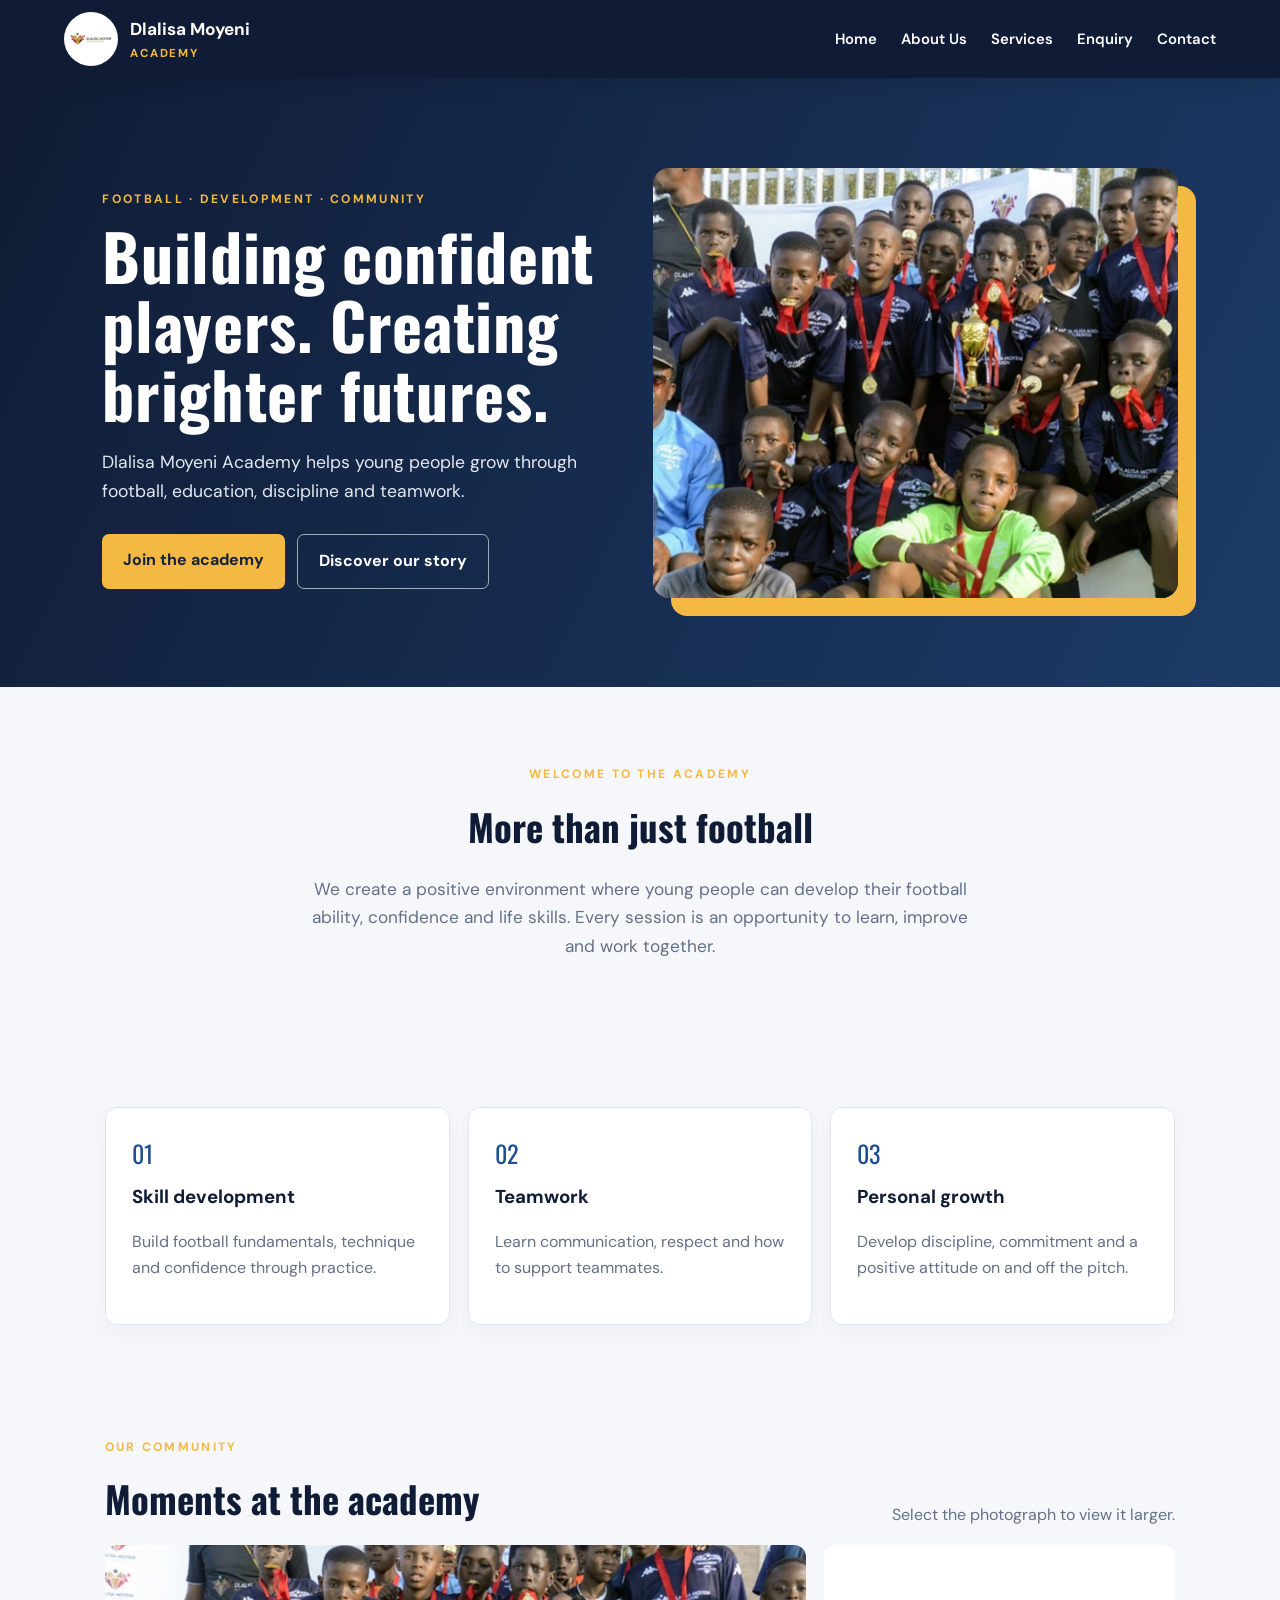
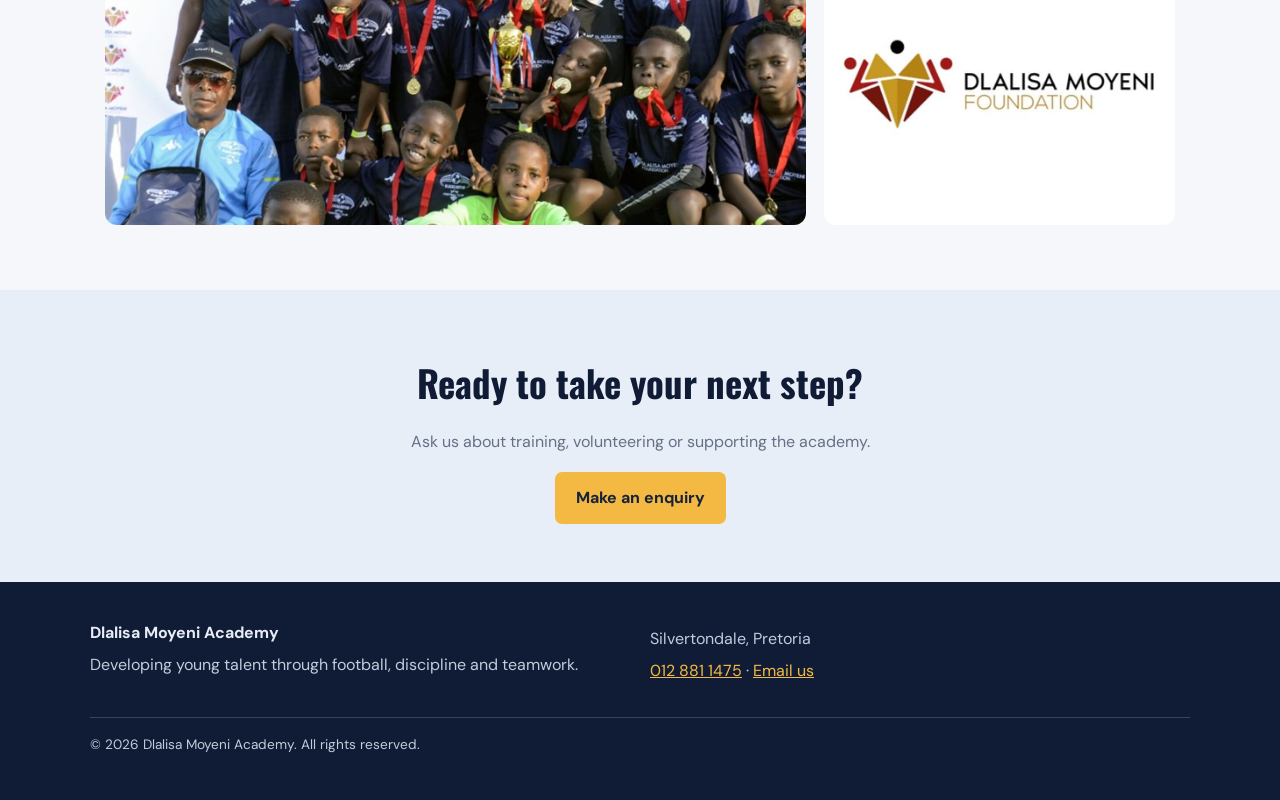
<file: index.html>
<!DOCTYPE html>
<html lang="en"><head><meta charset="UTF-8"><meta name="viewport" content="width=device-width, initial-scale=1.0"><meta name="description" content="Dlalisa Moyeni Academy in Pretoria supports young people through football training, teamwork, discipline and personal development."><meta name="keywords" content="Dlalisa Moyeni Academy, football academy, youth soccer training, Pretoria football, player development"><meta name="author" content="Dlalisa Moyeni Academy"><meta name="robots" content="index, follow"><title>Dlalisa Moyeni Academy - Home</title><link rel="canonical" href="https://samukelo-ace.github.io/ST10539603-Samukelo-Mahlangu-WEDE5020-POE/"><link rel="stylesheet" href="style.css"><link rel="icon" href="Images/Dlalisa Moyeni Academy.jpg" type="image/jpeg"></head><body><header class="site-header">
  <a class="brand" href="index.html" aria-label="Dlalisa Moyeni Academy home"><img src="Images/Dlalisa Moyeni Academy.jpg" alt="Dlalisa Moyeni Academy logo"><span>Dlalisa Moyeni <small>Academy</small></span></a>
  <button class="menu-toggle" aria-label="Open navigation" aria-expanded="false">☰</button>
  <nav class="main-nav" aria-label="Main navigation">
    <a href="index.html">Home</a><a href="about.html">About Us</a><a href="services.html">Services</a><a href="enquiry.html">Enquiry</a><a href="contact.html">Contact</a>
  </nav>
</header><main>
<section class="hero"><div class="hero-copy"><p class="eyebrow">FOOTBALL · DEVELOPMENT · COMMUNITY</p><h1>Building confident players. Creating brighter futures.</h1><p>Dlalisa Moyeni Academy helps young people grow through football, education, discipline and teamwork.</p><div class="hero-actions"><a class="btn" href="enquiry.html">Join the academy</a><a class="btn btn-outline" href="about.html">Discover our story</a></div></div><img class="hero-image lightbox-image" src="Images/7QJYAM4MINLEBC2LFGZOO3SW4E.jpg" alt="Dlalisa Moyeni Academy young football players celebrating with medals"></section>
<section class="section intro"><p class="eyebrow">WELCOME TO THE ACADEMY</p><h2>More than just football</h2><p>We create a positive environment where young people can develop their football ability, confidence and life skills. Every session is an opportunity to learn, improve and work together.</p></section>
<section class="section feature-grid"><article class="feature"><span>01</span><h3>Skill development</h3><p>Build football fundamentals, technique and confidence through practice.</p></article><article class="feature"><span>02</span><h3>Teamwork</h3><p>Learn communication, respect and how to support teammates.</p></article><article class="feature"><span>03</span><h3>Personal growth</h3><p>Develop discipline, commitment and a positive attitude on and off the pitch.</p></article></section>
<section class="section gallery-section"><div class="section-heading"><div><p class="eyebrow">OUR COMMUNITY</p><h2>Moments at the academy</h2></div><p>Select the photograph to view it larger.</p></div><div class="gallery"><button class="gallery-item" data-lightbox="Images/7QJYAM4MINLEBC2LFGZOO3SW4E.jpg"><img src="Images/7QJYAM4MINLEBC2LFGZOO3SW4E.jpg" alt="Academy players proudly displaying their medals"></button><button class="gallery-item" data-lightbox="Images/Dlalisa Moyeni Academy.jpg"><img src="Images/Dlalisa Moyeni Academy.jpg" alt="Dlalisa Moyeni Academy identity"></button></div></section>
<section class="cta"><h2>Ready to take your next step?</h2><p>Ask us about training, volunteering or supporting the academy.</p><a class="btn" href="enquiry.html">Make an enquiry</a></section>
</main><footer class="site-footer"><div><strong>Dlalisa Moyeni Academy</strong><p>Developing young talent through football, discipline and teamwork.</p></div><div><p>Silvertondale, Pretoria</p><p><a href="tel:+27128811475">012 881 1475</a> · <a href="mailto:info@dlalisamoyenifoundation.org.za">Email us</a></p></div><p class="copyright">© 2026 Dlalisa Moyeni Academy. All rights reserved.</p></footer><script src="script.js" defer></script></body></html>
</file>
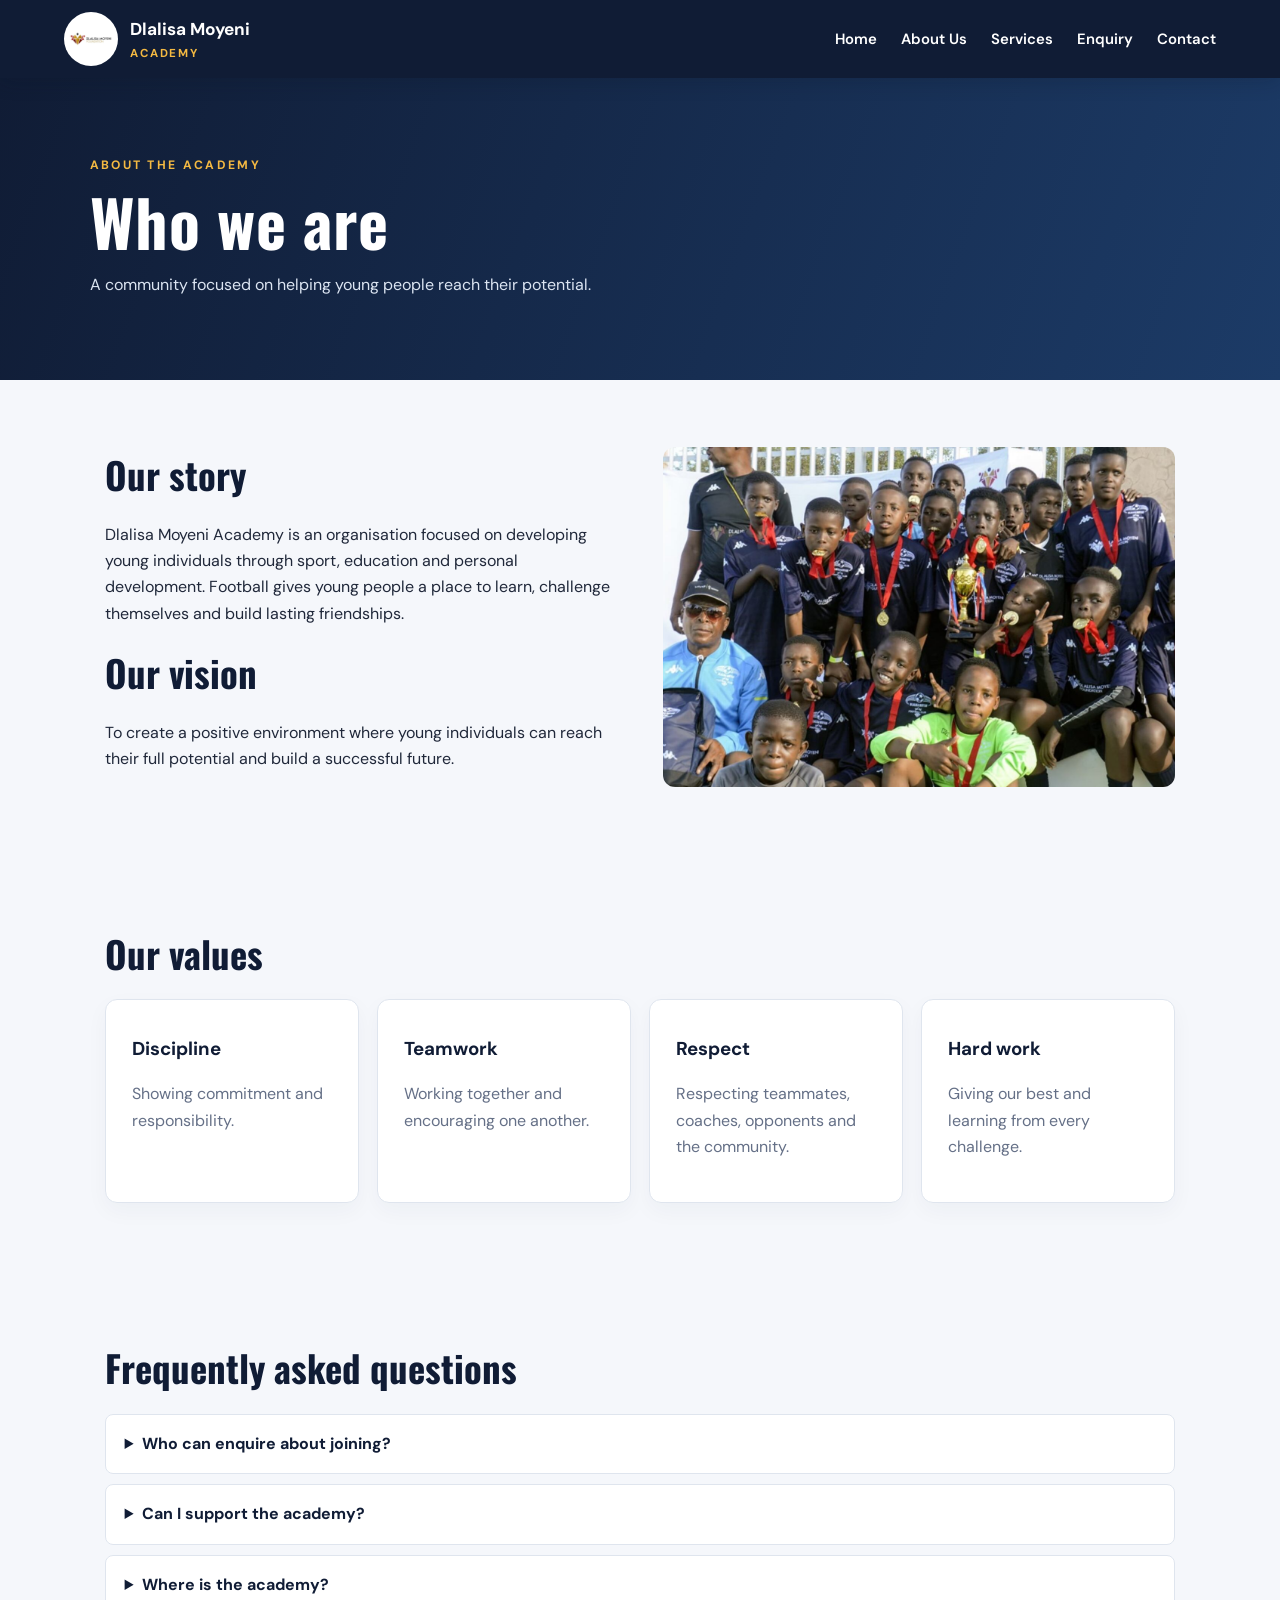
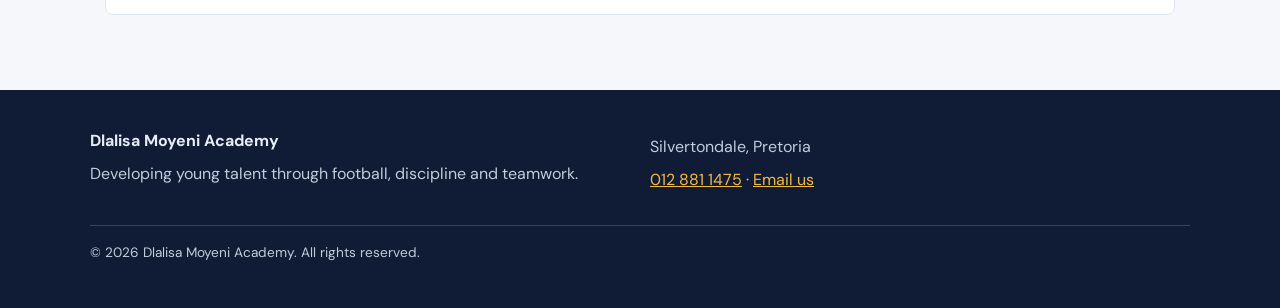
<file: about.html>
<!DOCTYPE html>
<html lang="en"><head><meta charset="UTF-8"><meta name="viewport" content="width=device-width, initial-scale=1.0"><meta name="description" content="Learn about Dlalisa Moyeni Academy, our vision, values and commitment to youth football development in Pretoria."><meta name="keywords" content="Dlalisa Moyeni Academy, football academy, youth soccer training, Pretoria football, player development"><meta name="author" content="Dlalisa Moyeni Academy"><meta name="robots" content="index, follow"><title>Dlalisa Moyeni Academy - About Us</title><link rel="canonical" href="https://samukelo-ace.github.io/ST10539603-Samukelo-Mahlangu-WEDE5020-POE/about.html"><link rel="stylesheet" href="style.css"><link rel="icon" href="Images/Dlalisa Moyeni Academy.jpg" type="image/jpeg"></head><body><header class="site-header">
  <a class="brand" href="index.html" aria-label="Dlalisa Moyeni Academy home"><img src="Images/Dlalisa Moyeni Academy.jpg" alt="Dlalisa Moyeni Academy logo"><span>Dlalisa Moyeni <small>Academy</small></span></a>
  <button class="menu-toggle" aria-label="Open navigation" aria-expanded="false">☰</button>
  <nav class="main-nav" aria-label="Main navigation">
    <a href="index.html">Home</a><a href="about.html">About Us</a><a href="services.html">Services</a><a href="enquiry.html">Enquiry</a><a href="contact.html">Contact</a>
  </nav>
</header><main><section class="page-banner"><p class="eyebrow">ABOUT THE ACADEMY</p><h1>Who we are</h1><p>A community focused on helping young people reach their potential.</p></section><section class="section split"><div><h2>Our story</h2><p>Dlalisa Moyeni Academy is an organisation focused on developing young individuals through sport, education and personal development. Football gives young people a place to learn, challenge themselves and build lasting friendships.</p><h2>Our vision</h2><p>To create a positive environment where young individuals can reach their full potential and build a successful future.</p></div><img class="about-photo lightbox-image" src="Images/7QJYAM4MINLEBC2LFGZOO3SW4E.jpg" alt="Dlalisa Moyeni Academy team members together after a football achievement"></section><section class="section"><h2>Our values</h2><div class="value-grid"><div><h3>Discipline</h3><p>Showing commitment and responsibility.</p></div><div><h3>Teamwork</h3><p>Working together and encouraging one another.</p></div><div><h3>Respect</h3><p>Respecting teammates, coaches, opponents and the community.</p></div><div><h3>Hard work</h3><p>Giving our best and learning from every challenge.</p></div></div></section><section class="section faq"><h2>Frequently asked questions</h2><details><summary>Who can enquire about joining?</summary><p>Parents, guardians and prospective players can contact the academy to ask about age groups, training arrangements and availability.</p></details><details><summary>Can I support the academy?</summary><p>Yes. You can use the enquiry form to ask about volunteering or sponsorship opportunities.</p></details><details><summary>Where is the academy?</summary><p>Our listed location is Cnr Mosaic Road and Dekgras Street, Silvertondale, Pretoria.</p></details></section></main><footer class="site-footer"><div><strong>Dlalisa Moyeni Academy</strong><p>Developing young talent through football, discipline and teamwork.</p></div><div><p>Silvertondale, Pretoria</p><p><a href="tel:+27128811475">012 881 1475</a> · <a href="mailto:info@dlalisamoyenifoundation.org.za">Email us</a></p></div><p class="copyright">© 2026 Dlalisa Moyeni Academy. All rights reserved.</p></footer><script src="script.js" defer></script></body></html>
</file>
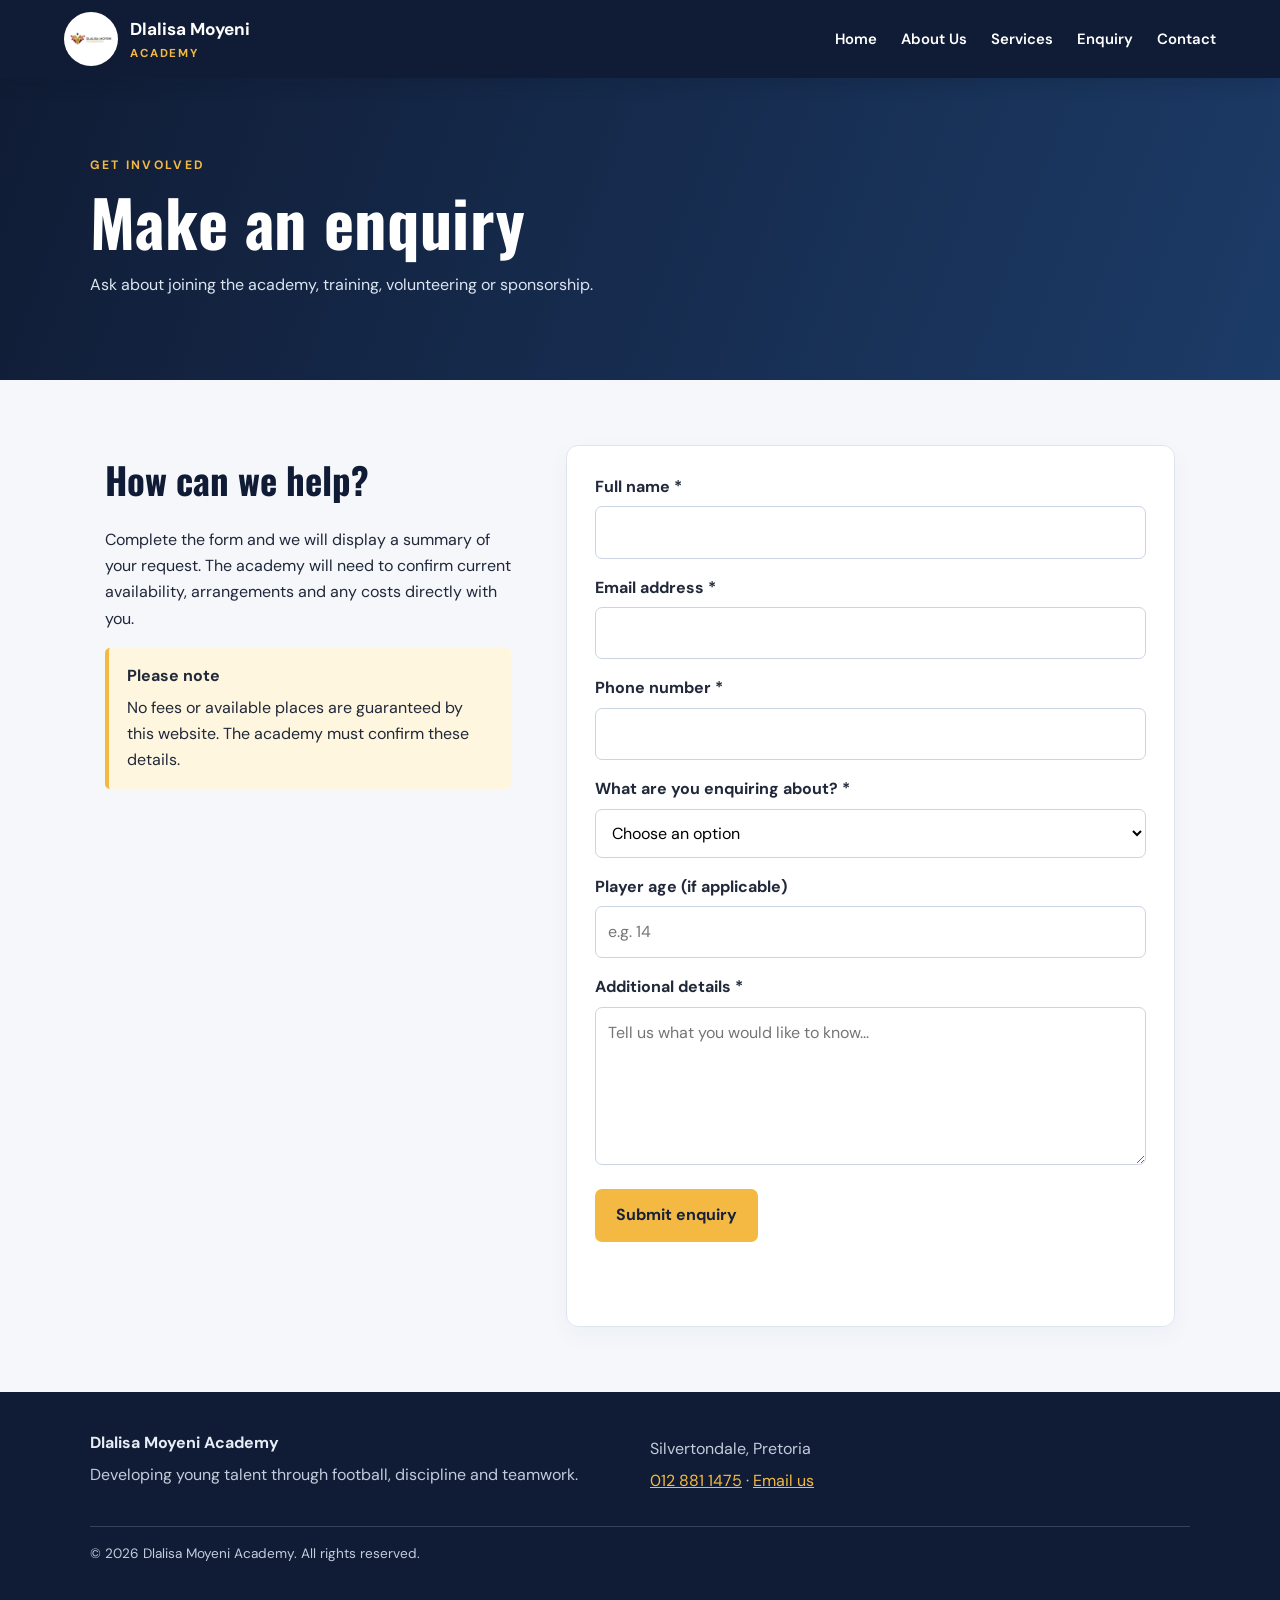
<file: enquiry.html>
<!DOCTYPE html>
<html lang="en"><head><meta charset="UTF-8"><meta name="viewport" content="width=device-width, initial-scale=1.0"><meta name="description" content="Enquire about joining Dlalisa Moyeni Academy, football training, player development, volunteering or sponsorship."><meta name="keywords" content="Dlalisa Moyeni Academy, football academy, youth soccer training, Pretoria football, player development"><meta name="author" content="Dlalisa Moyeni Academy"><meta name="robots" content="index, follow"><title>Dlalisa Moyeni Academy - Enquiry</title><link rel="canonical" href="https://samukelo-ace.github.io/ST10539603-Samukelo-Mahlangu-WEDE5020-POE/enquiry.html"><link rel="stylesheet" href="style.css"><link rel="icon" href="Images/Dlalisa Moyeni Academy.jpg" type="image/jpeg"></head><body><header class="site-header">
  <a class="brand" href="index.html" aria-label="Dlalisa Moyeni Academy home"><img src="Images/Dlalisa Moyeni Academy.jpg" alt="Dlalisa Moyeni Academy logo"><span>Dlalisa Moyeni <small>Academy</small></span></a>
  <button class="menu-toggle" aria-label="Open navigation" aria-expanded="false">☰</button>
  <nav class="main-nav" aria-label="Main navigation">
    <a href="index.html">Home</a><a href="about.html">About Us</a><a href="services.html">Services</a><a href="enquiry.html">Enquiry</a><a href="contact.html">Contact</a>
  </nav>
</header><main><section class="page-banner"><p class="eyebrow">GET INVOLVED</p><h1>Make an enquiry</h1><p>Ask about joining the academy, training, volunteering or sponsorship.</p></section><section class="section form-layout"><div><h2>How can we help?</h2><p>Complete the form and we will display a summary of your request. The academy will need to confirm current availability, arrangements and any costs directly with you.</p><div class="notice"><strong>Please note</strong><p>No fees or available places are guaranteed by this website. The academy must confirm these details.</p></div></div><form id="enquiry-form" class="site-form" action="https://formsubmit.co/ajax/info@dlalisamoyenifoundation.org.za" method="POST" novalidate><div class="field"><label for="enq-name">Full name *</label><input id="enq-name" name="name" required minlength="2" autocomplete="name"></div><div class="field"><label for="enq-email">Email address *</label><input id="enq-email" name="email" type="email" required autocomplete="email"></div><div class="field"><label for="enq-phone">Phone number *</label><input id="enq-phone" name="phone" type="tel" required pattern="[0-9 +()\-]{7,20}" title="Enter a valid phone number" autocomplete="tel"></div><div class="field"><label for="enq-type">What are you enquiring about? *</label><select id="enq-type" name="type" required><option value="">Choose an option</option><option value="Football training">Football training / joining</option><option value="Player development">Player development</option><option value="Volunteering">Volunteering</option><option value="Sponsorship">Sponsorship</option></select></div><div class="field"><label for="enq-age">Player age (if applicable)</label><input id="enq-age" name="age" type="number" min="4" max="40" placeholder="e.g. 14"></div><div class="field"><label for="enq-message">Additional details *</label><textarea id="enq-message" name="message" rows="5" required minlength="10" placeholder="Tell us what you would like to know..."></textarea></div><button class="btn" type="submit">Submit enquiry</button><p id="enquiry-feedback" class="feedback" role="status" aria-live="polite"></p></form></section></main><footer class="site-footer"><div><strong>Dlalisa Moyeni Academy</strong><p>Developing young talent through football, discipline and teamwork.</p></div><div><p>Silvertondale, Pretoria</p><p><a href="tel:+27128811475">012 881 1475</a> · <a href="mailto:info@dlalisamoyenifoundation.org.za">Email us</a></p></div><p class="copyright">© 2026 Dlalisa Moyeni Academy. All rights reserved.</p></footer><script src="script.js" defer></script></body></html>
</file>
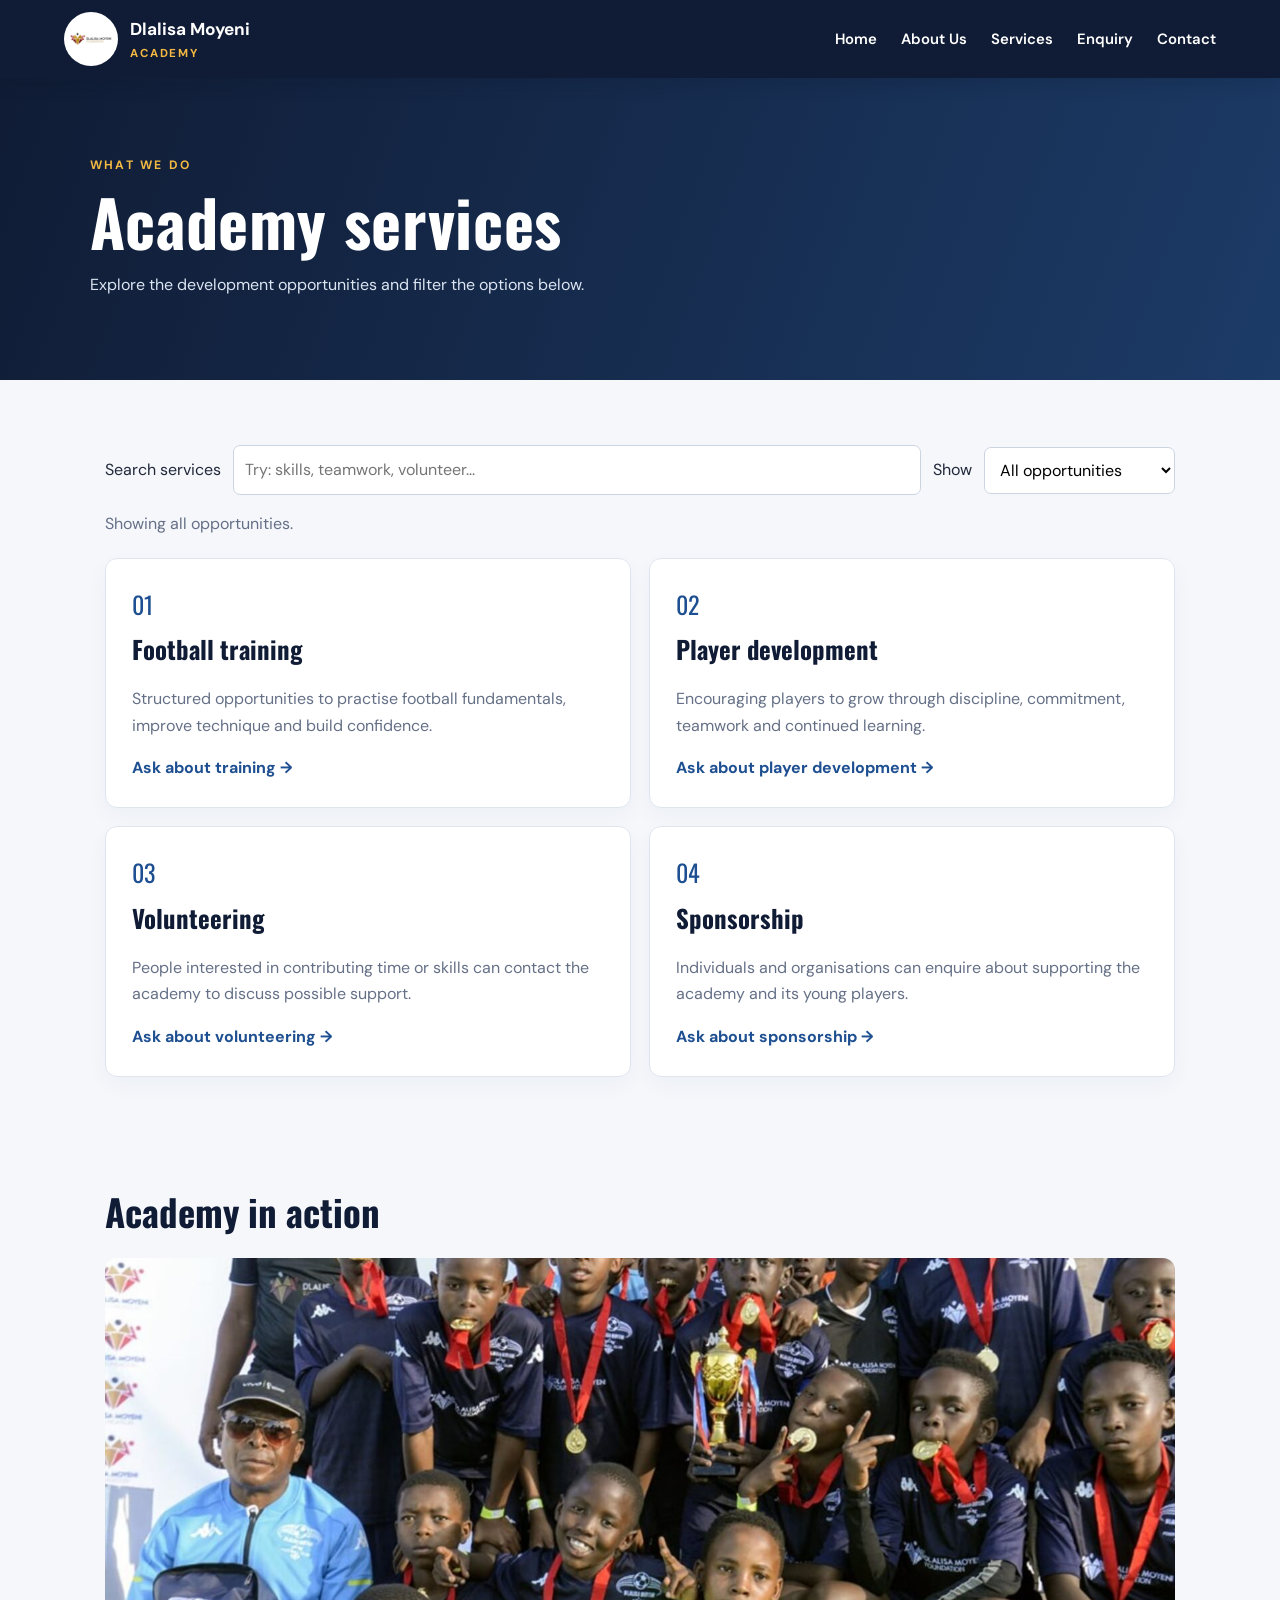
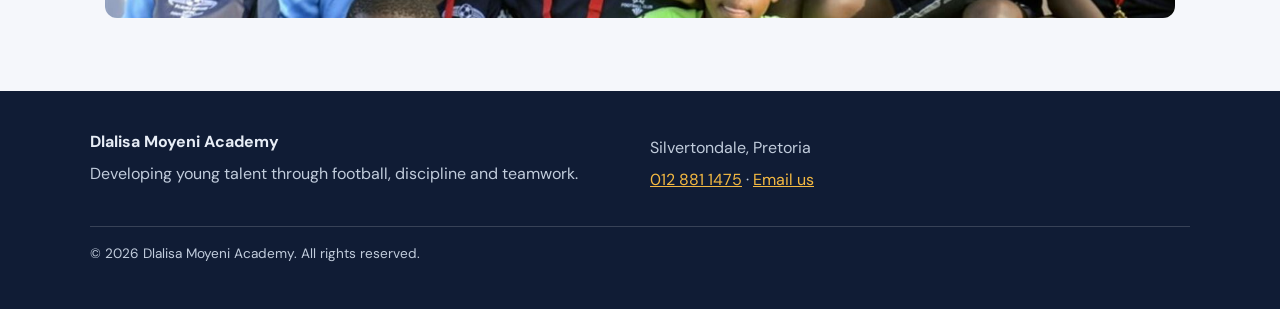
<file: services.html>
<!DOCTYPE html>
<html lang="en"><head><meta charset="UTF-8"><meta name="viewport" content="width=device-width, initial-scale=1.0"><meta name="description" content="Explore football training, player development, volunteering and sponsorship opportunities at Dlalisa Moyeni Academy."><meta name="keywords" content="Dlalisa Moyeni Academy, football academy, youth soccer training, Pretoria football, player development"><meta name="author" content="Dlalisa Moyeni Academy"><meta name="robots" content="index, follow"><title>Dlalisa Moyeni Academy - Services</title><link rel="canonical" href="https://samukelo-ace.github.io/ST10539603-Samukelo-Mahlangu-WEDE5020-POE/services.html"><link rel="stylesheet" href="style.css"><link rel="icon" href="Images/Dlalisa Moyeni Academy.jpg" type="image/jpeg"></head><body><header class="site-header">
  <a class="brand" href="index.html" aria-label="Dlalisa Moyeni Academy home"><img src="Images/Dlalisa Moyeni Academy.jpg" alt="Dlalisa Moyeni Academy logo"><span>Dlalisa Moyeni <small>Academy</small></span></a>
  <button class="menu-toggle" aria-label="Open navigation" aria-expanded="false">☰</button>
  <nav class="main-nav" aria-label="Main navigation">
    <a href="index.html">Home</a><a href="about.html">About Us</a><a href="services.html">Services</a><a href="enquiry.html">Enquiry</a><a href="contact.html">Contact</a>
  </nav>
</header><main><section class="page-banner"><p class="eyebrow">WHAT WE DO</p><h1>Academy services</h1><p>Explore the development opportunities and filter the options below.</p></section><section class="section"><div class="search-row"><label for="service-search">Search services</label><input id="service-search" type="search" placeholder="Try: skills, teamwork, volunteer..."><label for="service-filter">Show</label><select id="service-filter"><option value="all">All opportunities</option><option value="training">Player development</option><option value="community">Community support</option></select></div><p id="search-status" class="form-note" aria-live="polite">Showing all opportunities.</p><div class="service-grid" id="service-list"><article class="service-card" data-category="training"><span class="service-number">01</span><h2>Football training</h2><p>Structured opportunities to practise football fundamentals, improve technique and build confidence.</p><a href="enquiry.html?type=training">Ask about training →</a></article><article class="service-card" data-category="training"><span class="service-number">02</span><h2>Player development</h2><p>Encouraging players to grow through discipline, commitment, teamwork and continued learning.</p><a href="enquiry.html?type=development">Ask about player development →</a></article><article class="service-card" data-category="community"><span class="service-number">03</span><h2>Volunteering</h2><p>People interested in contributing time or skills can contact the academy to discuss possible support.</p><a href="enquiry.html?type=volunteer">Ask about volunteering →</a></article><article class="service-card" data-category="community"><span class="service-number">04</span><h2>Sponsorship</h2><p>Individuals and organisations can enquire about supporting the academy and its young players.</p><a href="enquiry.html?type=sponsor">Ask about sponsorship →</a></article></div><p id="no-results" class="empty-state" hidden>No matching opportunities. Try another search.</p></section><section class="section gallery-section"><h2>Academy in action</h2><button class="gallery-item gallery-wide" data-lightbox="Images/7QJYAM4MINLEBC2LFGZOO3SW4E.jpg"><img src="Images/7QJYAM4MINLEBC2LFGZOO3SW4E.jpg" alt="Dlalisa Moyeni Academy football team"></button></section></main><footer class="site-footer"><div><strong>Dlalisa Moyeni Academy</strong><p>Developing young talent through football, discipline and teamwork.</p></div><div><p>Silvertondale, Pretoria</p><p><a href="tel:+27128811475">012 881 1475</a> · <a href="mailto:info@dlalisamoyenifoundation.org.za">Email us</a></p></div><p class="copyright">© 2026 Dlalisa Moyeni Academy. All rights reserved.</p></footer><script src="script.js" defer></script></body></html>
</file>
<file: style.css>
@import url('https://fonts.googleapis.com/css2?family=DM+Sans:wght@400;500;600;700&family=Oswald:wght@500;600;700&display=swap');
:root{--navy:#101c35;--blue:#1e4f91;--gold:#f4b942;--ink:#20283a;--muted:#657087;--paper:#f5f7fb;--white:#fff;--line:#dfe5ee}*{box-sizing:border-box}html{scroll-behavior:smooth}body{margin:0;font-family:'DM Sans',Arial,sans-serif;color:var(--ink);background:var(--paper);line-height:1.65}a{color:var(--blue)}.site-header{display:flex;align-items:center;justify-content:space-between;padding:12px max(5vw,22px);background:var(--navy);color:white;position:sticky;top:0;z-index:20;box-shadow:0 4px 18px #0a142633}.brand{display:flex;align-items:center;gap:12px;color:white;text-decoration:none;font-weight:700;font-size:1.08rem}.brand img{width:54px;height:54px;object-fit:contain;background:white;border-radius:50%;padding:4px}.brand small{display:block;color:var(--gold);font-size:.72rem;letter-spacing:.16em;text-transform:uppercase}.main-nav{display:flex;gap:24px}.main-nav a{color:white;text-decoration:none;font-weight:600;font-size:.93rem}.main-nav a:hover,.main-nav a:focus{color:var(--gold)}.menu-toggle{display:none;background:none;color:white;border:1px solid #ffffff66;border-radius:7px;padding:7px 11px;font-size:1.2rem}.hero{display:grid;grid-template-columns:1fr 1.05fr;align-items:center;gap:4vw;background:linear-gradient(115deg,#101c35,#1c3b67);color:white;padding:7vw 8vw}.hero h1,.page-banner h1{font-family:Oswald,Impact,sans-serif;font-size:clamp(2.6rem,5vw,4.8rem);line-height:1.08;margin:10px 0 20px;letter-spacing:.01em}.hero-copy>p:not(.eyebrow){font-size:1.1rem;color:#e2e8f2;max-width:570px}.hero-image{width:100%;height:430px;object-fit:cover;border-radius:16px;box-shadow:18px 18px 0 #f4b942}.eyebrow{font-size:.76rem;font-weight:700;letter-spacing:.19em;color:var(--gold);text-transform:uppercase}.hero-actions{display:flex;flex-wrap:wrap;gap:12px;margin-top:28px}.btn{display:inline-block;border:0;border-radius:7px;padding:13px 21px;background:var(--gold);color:#17223a;text-decoration:none;font-weight:700;font:inherit;font-weight:700;cursor:pointer}.btn:hover{filter:brightness(.94);transform:translateY(-1px)}.btn-outline{background:transparent;border:1px solid #ffffff99;color:white}.section{padding:65px max(7vw,22px);max-width:1250px;margin:auto}.intro{text-align:center;max-width:850px}.intro h2,.section h2,.cta h2{font-family:Oswald,Impact,sans-serif;font-size:2.3rem;margin:5px 0 15px;color:var(--navy)}.intro>p:last-child{color:var(--muted);font-size:1.08rem}.feature-grid,.value-grid{display:grid;grid-template-columns:repeat(3,1fr);gap:18px}.feature,.value-grid>div,.service-card{background:white;border:1px solid var(--line);padding:26px;border-radius:12px;box-shadow:0 8px 22px #1a2d4b0a}.feature>span,.service-number{color:var(--blue);font-family:Oswald,sans-serif;font-size:1.5rem}.feature h3,.value-grid h3{margin:8px 0;color:var(--navy)}.feature p,.value-grid p,.service-card p{color:var(--muted)}.gallery-section{padding-top:35px}.section-heading{display:flex;align-items:end;justify-content:space-between;gap:20px}.section-heading>p{color:var(--muted)}.gallery{display:grid;grid-template-columns:2fr 1fr;gap:18px}.gallery-item{padding:0;border:0;background:none;cursor:zoom-in;overflow:hidden;border-radius:12px}.gallery-item img{width:100%;height:280px;object-fit:cover;display:block;transition:transform .35s}.gallery-item:hover img{transform:scale(1.04)}.gallery-wide{width:100%}.gallery-wide img{height:360px}.cta{text-align:center;padding:58px 20px;background:#e8eef7}.cta p{color:var(--muted)}.site-footer{background:var(--navy);color:#e7edf6;padding:38px 7vw;display:grid;grid-template-columns:1fr 1fr;gap:20px}.site-footer p{margin:6px 0;color:#c1ccdc}.site-footer a{color:var(--gold)}.copyright{grid-column:1/-1;border-top:1px solid #ffffff2b;padding-top:16px;font-size:.85rem}.page-banner{background:linear-gradient(110deg,#101c35,#1c3b67);color:white;padding:65px max(7vw,22px)}.page-banner h1{font-size:clamp(2.5rem,5vw,4rem);margin:0 0 10px}.page-banner>p:last-child{color:#dce5f2;max-width:650px}.split{display:grid;grid-template-columns:1fr 1fr;gap:45px;align-items:center}.split h2{margin-top:0}.about-photo{width:100%;height:340px;object-fit:cover;border-radius:12px}.value-grid{grid-template-columns:repeat(4,1fr)}.faq details{background:white;border:1px solid var(--line);border-radius:8px;padding:16px 19px;margin:10px 0}.faq summary{font-weight:700;cursor:pointer;color:var(--navy)}.faq details p{color:var(--muted);margin-bottom:0}.search-row{display:flex;align-items:center;gap:12px;flex-wrap:wrap}.search-row input,.search-row select{padding:11px;border:1px solid #cbd4e1;border-radius:7px;background:white;font:inherit}.search-row input{min-width:230px;flex:1}.form-note,.empty-state{color:var(--muted)}.service-grid{display:grid;grid-template-columns:repeat(2,1fr);gap:18px;margin-top:20px}.service-card h2{font-size:1.55rem}.service-card a{font-weight:700;text-decoration:none}.form-layout,.contact-layout{display:grid;grid-template-columns:.8fr 1.2fr;gap:55px;align-items:start}.contact-layout{grid-template-columns:1fr 1fr}.notice{background:#fff6df;border-left:4px solid var(--gold);padding:15px 18px;border-radius:5px}.notice p{margin:5px 0 0}.site-form{background:white;padding:28px;border:1px solid var(--line);border-radius:12px;box-shadow:0 8px 25px #1a2d4b0a}.site-form h2{font-size:1.8rem}.field{margin-bottom:16px}.field label{display:block;font-weight:700;margin-bottom:6px}.field input,.field select,.field textarea{width:100%;padding:12px;border:1px solid #cbd4e1;border-radius:7px;font:inherit;background:#fff}.field input:focus,.field select:focus,.field textarea:focus{outline:2px solid #7da7df;border-color:var(--blue)}.field [aria-invalid="true"]{border-color:#b42318}.feedback{color:var(--blue);font-weight:600;min-height:24px}.map{height:300px;background:#e4eaf2;border-radius:10px;overflow:hidden}.map>p{padding:20px}.map-link{font-size:.9rem}.lightbox{position:fixed;inset:0;background:#07101deF;z-index:50;display:grid;place-items:center;padding:30px}.lightbox img{max-width:min(100%,1100px);max-height:85vh;object-fit:contain}.lightbox button{position:absolute;top:20px;right:25px;color:white;background:transparent;border:1px solid #ffffff88;border-radius:50%;width:44px;height:44px;font-size:1.5rem;cursor:pointer}.lightbox[hidden]{display:none}.fade-in{animation:fade .7s ease both}@keyframes fade{from{opacity:0;transform:translateY(12px)}to{opacity:1;transform:translateY(0)}}@media(max-width:800px){.site-header{flex-wrap:wrap}.menu-toggle{display:block}.main-nav{display:none;flex-basis:100%;flex-direction:column;gap:0;padding:8px 0}.main-nav.open{display:flex}.main-nav a{padding:10px 0}.hero,.split,.form-layout,.contact-layout{grid-template-columns:1fr}.hero{padding:55px 7vw}.hero-image{height:300px}.feature-grid{grid-template-columns:1fr}.value-grid{grid-template-columns:repeat(2,1fr)}.service-grid{grid-template-columns:1fr}.gallery{grid-template-columns:1fr}.section-heading{display:block}.site-footer{grid-template-columns:1fr}.copyright{grid-column:auto}}@media(max-width:480px){.value-grid{grid-template-columns:1fr}.site-form{padding:19px}.search-row{align-items:stretch;flex-direction:column}.search-row input{min-width:0}.hero h1{font-size:2.55rem}}
</file>
